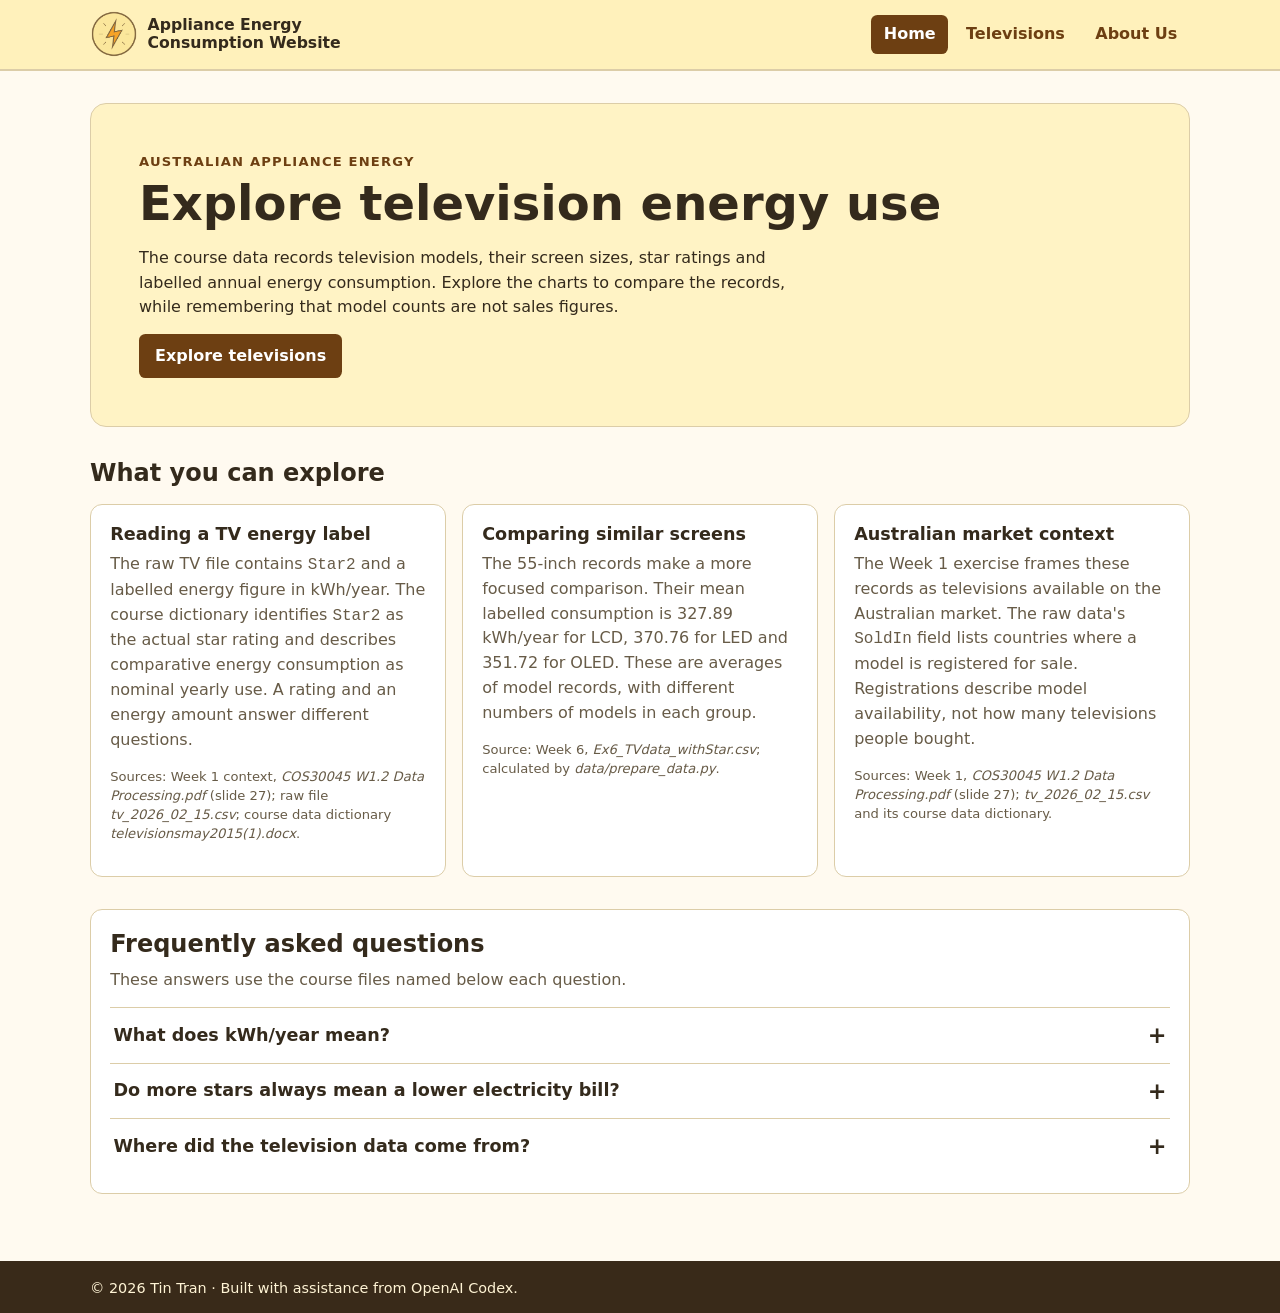
<file: index.html>
<!doctype html>
<html lang="en">
<head>
  <meta charset="utf-8">
  <meta name="viewport" content="width=device-width, initial-scale=1">
  <title>Home | Appliance Energy Consumption Website</title>
  <link rel="stylesheet" href="css/base.css">
  <script src="js/site.js" defer></script>
</head>
<body>
  <header class="site-header">
    <div class="wrap header-inner">
      <a class="logo-link" href="index.html" aria-label="Appliance Energy Consumption Website, Home">
        <img src="assets/img/PowerIcon.png" alt="" width="48" height="48">
        <span>Appliance Energy<br>Consumption Website</span>
      </a>
      <nav class="site-nav" aria-label="Main navigation">
        <a href="index.html" aria-current="page">Home</a>
        <a href="televisions.html">Televisions</a>
        <a href="about.html">About Us</a>
      </nav>
    </div>
  </header>

  <main class="wrap">
    <section class="hero">
      <p class="eyebrow">Australian appliance energy</p>
      <h1>Explore television energy use</h1>
      <p>The course data records television models, their screen sizes, star ratings and labelled annual energy consumption. Explore the charts to compare the records, while remembering that model counts are not sales figures.</p>
      <a class="button-link" href="televisions.html">Explore televisions</a>
    </section>

    <section aria-labelledby="home-topics">
      <h2 id="home-topics">What you can explore</h2>
      <div class="card-grid">
        <article class="card">
          <h3>Reading a TV energy label</h3>
          <p>The raw TV file contains <code>Star2</code> and a labelled energy figure in kWh/year. The course dictionary identifies <code>Star2</code> as the actual star rating and describes comparative energy consumption as nominal yearly use. A rating and an energy amount answer different questions.</p>
          <p class="source-note">Sources: Week 1 context, <cite>COS30045 W1.2 Data Processing.pdf</cite> (slide 27); raw file <cite>tv_2026_02_15.csv</cite>; course data dictionary <cite>televisionsmay2015(1).docx</cite>.</p>
        </article>
        <article class="card">
          <h3>Comparing similar screens</h3>
          <p>The 55-inch records make a more focused comparison. Their mean labelled consumption is 327.89 kWh/year for LCD, 370.76 for LED and 351.72 for OLED. These are averages of model records, with different numbers of models in each group.</p>
          <p class="source-note">Source: Week 6, <cite>Ex6_TVdata_withStar.csv</cite>; calculated by <cite>data/prepare_data.py</cite>.</p>
        </article>
        <article class="card">
          <h3>Australian market context</h3>
          <p>The Week 1 exercise frames these records as televisions available on the Australian market. The raw data's <code>SoldIn</code> field lists countries where a model is registered for sale. Registrations describe model availability, not how many televisions people bought.</p>
          <p class="source-note">Sources: Week 1, <cite>COS30045 W1.2 Data Processing.pdf</cite> (slide 27); <cite>tv_2026_02_15.csv</cite> and its course data dictionary.</p>
        </article>
      </div>
    </section>

    <section class="panel faq" aria-labelledby="faq-heading">
      <h2 id="faq-heading">Frequently asked questions</h2>
      <p class="note">These answers use the course files named below each question.</p>
      <div class="faq-item">
        <h3><button type="button" class="faq-toggle" aria-expanded="false" aria-controls="faq-answer-1">What does kWh/year mean?<span aria-hidden="true">+</span></button></h3>
        <div id="faq-answer-1" class="faq-answer" hidden>
          <p>It means kilowatt-hours per year: the nominal yearly energy consumption recorded for a model. For example, a television listed at 322 kWh/year has a yearly energy figure of 322 kilowatt-hours on its label, not a price of $322.</p>
          <p class="source-note">Sources: Week 1 context, <cite>COS30045 W1.2 Data Processing.pdf</cite> (slide 27); field definition, course data dictionary <cite>televisionsmay2015(1).docx</cite>; Week 6 data, <cite>Ex6_TVdata_withStar.csv</cite>.</p>
        </div>
      </div>
      <div class="faq-item">
        <h3><button type="button" class="faq-toggle" aria-expanded="false" aria-controls="faq-answer-2">Do more stars always mean a lower electricity bill?<span aria-hidden="true">+</span></button></h3>
        <div id="faq-answer-2" class="faq-answer" hidden>
          <p>No. In the Week 6 file, a 75-inch, 8-star model is labelled 258 kWh/year, while a 21-inch, 3-star model is labelled 106 kWh/year. Compare similar screen sizes and read the kWh/year figure as well as the stars. The course file does not supply a household electricity tariff, so it cannot calculate your bill.</p>
          <p class="source-note">Source: Week 6, <cite>Ex6_TVdata_withStar.csv</cite> (models LG 75UM767H0LD and ShareTV ST1922G).</p>
        </div>
      </div>
      <div class="faq-item">
        <h3><button type="button" class="faq-toggle" aria-expanded="false" aria-controls="faq-answer-3">Where did the television data come from?<span aria-hidden="true">+</span></button></h3>
        <div id="faq-answer-3" class="faq-answer" hidden>
          <p>The course supplied the raw <code>tv_2026_02_15.csv</code> for the Week 1 data-processing exercise and <code>Ex6_TVdata_withStar.csv</code> for Week 6. Most TV charts use 4,233 rows from the cleaned Week 6 file. The brand chart uses a separate export from <code>2026 TV Data.knwf</code> that totals 4,240 records, so its counts should not be combined with the cleaned file's counts.</p>
          <p class="source-note">Sources: Week 1, <cite>COS30045 W1.2 Data Processing.pdf</cite> (slide 27); Week 6, <cite>Ex6_TVdata_withStar.csv</cite>; course workflow <cite>2026 TV Data.knwf</cite>.</p>
        </div>
      </div>
    </section>
  </main>

  <footer class="site-footer"><div class="wrap">© <span data-year>2026</span> Tin Tran · Built with assistance from OpenAI Codex.</div></footer>
</body>
</html>
</file>
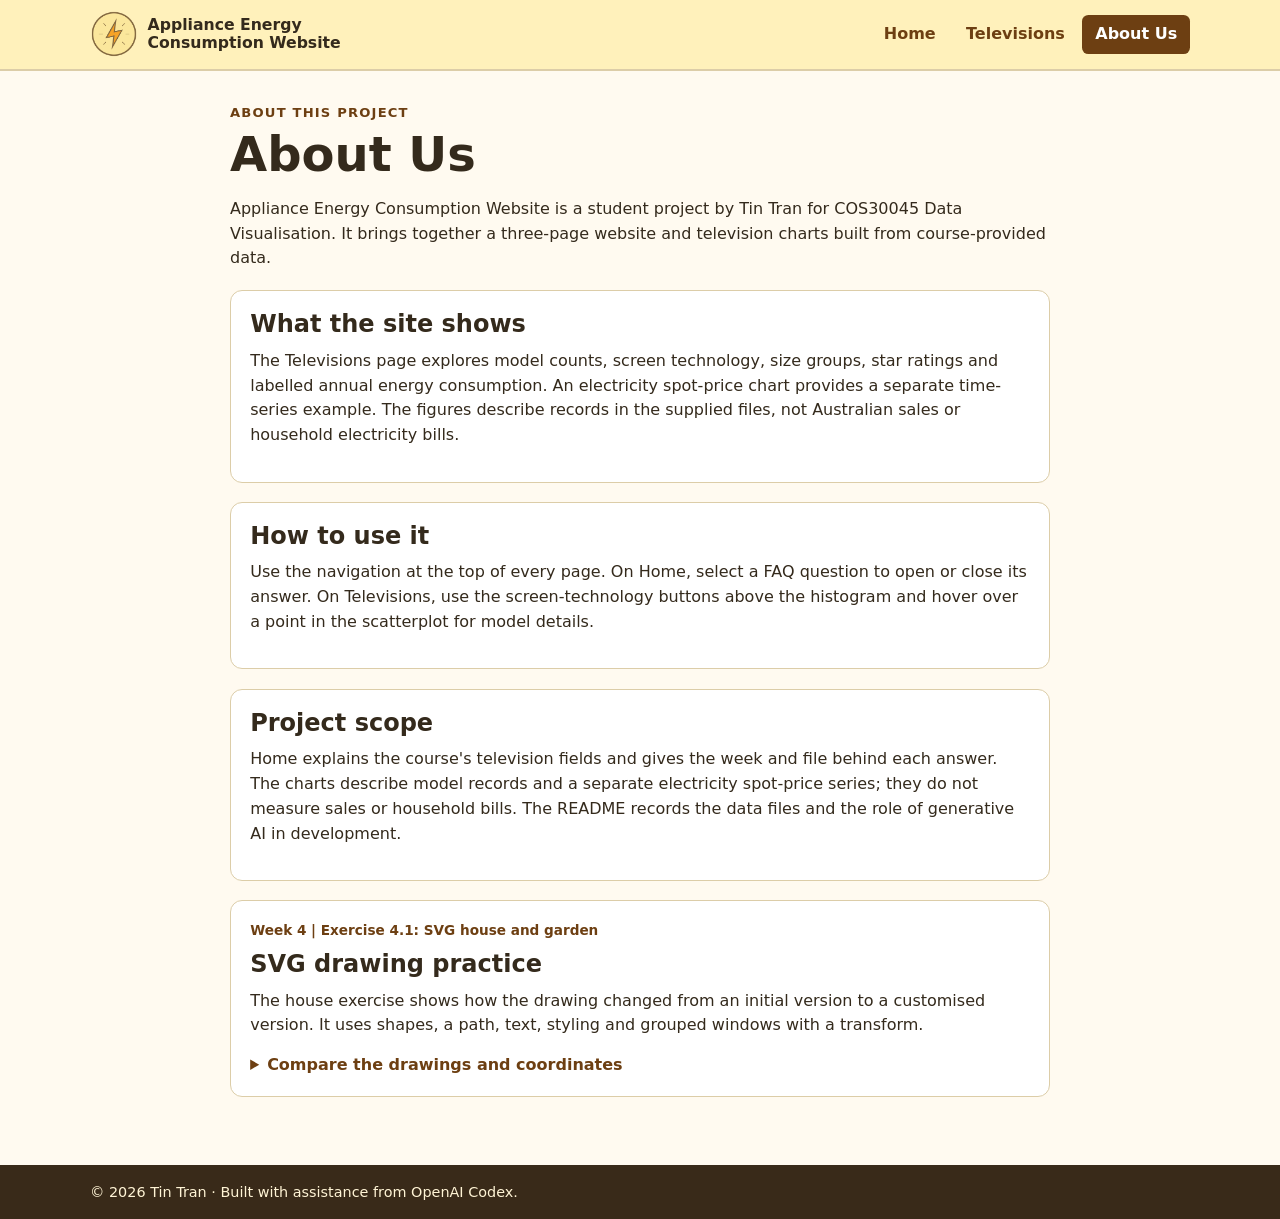
<file: about.html>
<!doctype html>
<html lang="en">
<head>
  <meta charset="utf-8">
  <meta name="viewport" content="width=device-width, initial-scale=1">
  <title>About Us | Appliance Energy Consumption Website</title>
  <link rel="stylesheet" href="css/base.css">
  <script src="js/site.js" defer></script>
</head>
<body>
  <header class="site-header">
    <div class="wrap header-inner">
      <a class="logo-link" href="index.html" aria-label="Appliance Energy Consumption Website, Home">
        <img src="assets/img/PowerIcon.png" alt="" width="48" height="48">
        <span>Appliance Energy<br>Consumption Website</span>
      </a>
      <nav class="site-nav" aria-label="Main navigation">
        <a href="index.html">Home</a>
        <a href="televisions.html">Televisions</a>
        <a href="about.html" aria-current="page">About Us</a>
      </nav>
    </div>
  </header>

  <main class="wrap narrow-content">
    <p class="eyebrow">About this project</p>
    <h1>About Us</h1>
    <p>Appliance Energy Consumption Website is a student project by Tin Tran for COS30045 Data Visualisation. It brings together a three-page website and television charts built from course-provided data.</p>
    <section class="panel"><h2>What the site shows</h2><p>The Televisions page explores model counts, screen technology, size groups, star ratings and labelled annual energy consumption. An electricity spot-price chart provides a separate time-series example. The figures describe records in the supplied files, not Australian sales or household electricity bills.</p></section>
    <section class="panel"><h2>How to use it</h2><p>Use the navigation at the top of every page. On Home, select a FAQ question to open or close its answer. On Televisions, use the screen-technology buttons above the histogram and hover over a point in the scatterplot for model details.</p></section>
    <section class="panel"><h2>Project scope</h2><p>Home explains the course's television fields and gives the week and file behind each answer. The charts describe model records and a separate electricity spot-price series; they do not measure sales or household bills. The README records the data files and the role of generative AI in development.</p></section>
    <section class="panel"><p class="exercise-label">Week 4 | Exercise 4.1: SVG house and garden</p><h2>SVG drawing practice</h2><p>The house exercise shows how the drawing changed from an initial version to a customised version. It uses shapes, a path, text, styling and grouped windows with a transform.</p>
      <details><summary>Compare the drawings and coordinates</summary>
        <figure class="svg-evidence">
          <img src="assets/svg/house-initial.svg" alt="Initial house drawing with a roof, walls, windows, door, bush and sun" loading="lazy">
          <figcaption>Initial SVG version kept for comparison. <a href="assets/img/house-initial-render.png">PNG export</a></figcaption>
        </figure>
        <figure class="svg-evidence">
          <svg class="practice-svg" viewBox="0 0 900 650" role="img" aria-label="House with a roof, chimney, windows, garden bushes and path">
          <rect width="900" height="650" fill="#e7f4fd"/>
          <rect y="490" width="900" height="160" fill="#a9d794"/>
          <circle cx="750" cy="120" r="49" fill="#ffe18b"/>
          <text class="house-title" x="36" y="54">A house in the garden</text>
          <rect x="278" y="250" width="370" height="270" rx="5" fill="#f0c99f" stroke="#604c43" stroke-width="4"/>
          <path d="M240 260 L463 95 L685 260 Z" fill="#bd554a" stroke="#604c43" stroke-width="4"/>
          <rect x="557" y="144" width="48" height="89" fill="#985047" stroke="#604c43" stroke-width="3"/>
          <rect x="422" y="380" width="82" height="140" fill="#6d5a4f" stroke="#463a35" stroke-width="3"/>
          <circle cx="491" cy="452" r="5" fill="#f5df91"/>
          <g transform="translate(315 305)" fill="#c7e8fa" stroke="#604c43" stroke-width="5">
            <rect x="0" y="0" width="76" height="76"/>
            <rect x="240" y="0" width="76" height="76"/>
          </g>
          <path d="M421 520 C390 557 380 594 355 650 L570 650 C550 596 526 550 505 520 Z" fill="#d5bfa0"/>
          <ellipse cx="150" cy="495" rx="83" ry="42" fill="#4c9665"/>
          <ellipse cx="756" cy="502" rx="80" ry="38" fill="#4c9665"/>
          </svg>
          <figcaption>Customised SVG drawing with a chimney, path, second bush and grouped windows. <a href="assets/svg/house-final.svg">SVG source</a> · <a href="assets/img/house-final-render.png">PNG export</a></figcaption>
        </figure>
        <figure class="svg-evidence">
          <img src="assets/svg/house-annotated.svg" alt="Coordinate guide labelling the roof path, wall rectangle, translated window group, sun and bush ellipse" loading="lazy">
          <figcaption>Coordinate guide: the SVG origin is at the top left; x increases rightward and y increases downward. <a href="assets/img/house-annotated-render.png">PNG export</a></figcaption>
        </figure>
        <p class="note"><a href="assets/img/house-exercise-screenshot.png">View the earlier page screenshot</a> showing the three exercise sections together.</p>
      </details>
    </section>
  </main>

  <footer class="site-footer"><div class="wrap">© <span data-year>2026</span> Tin Tran · Built with assistance from OpenAI Codex.</div></footer>
</body>
</html>
</file>
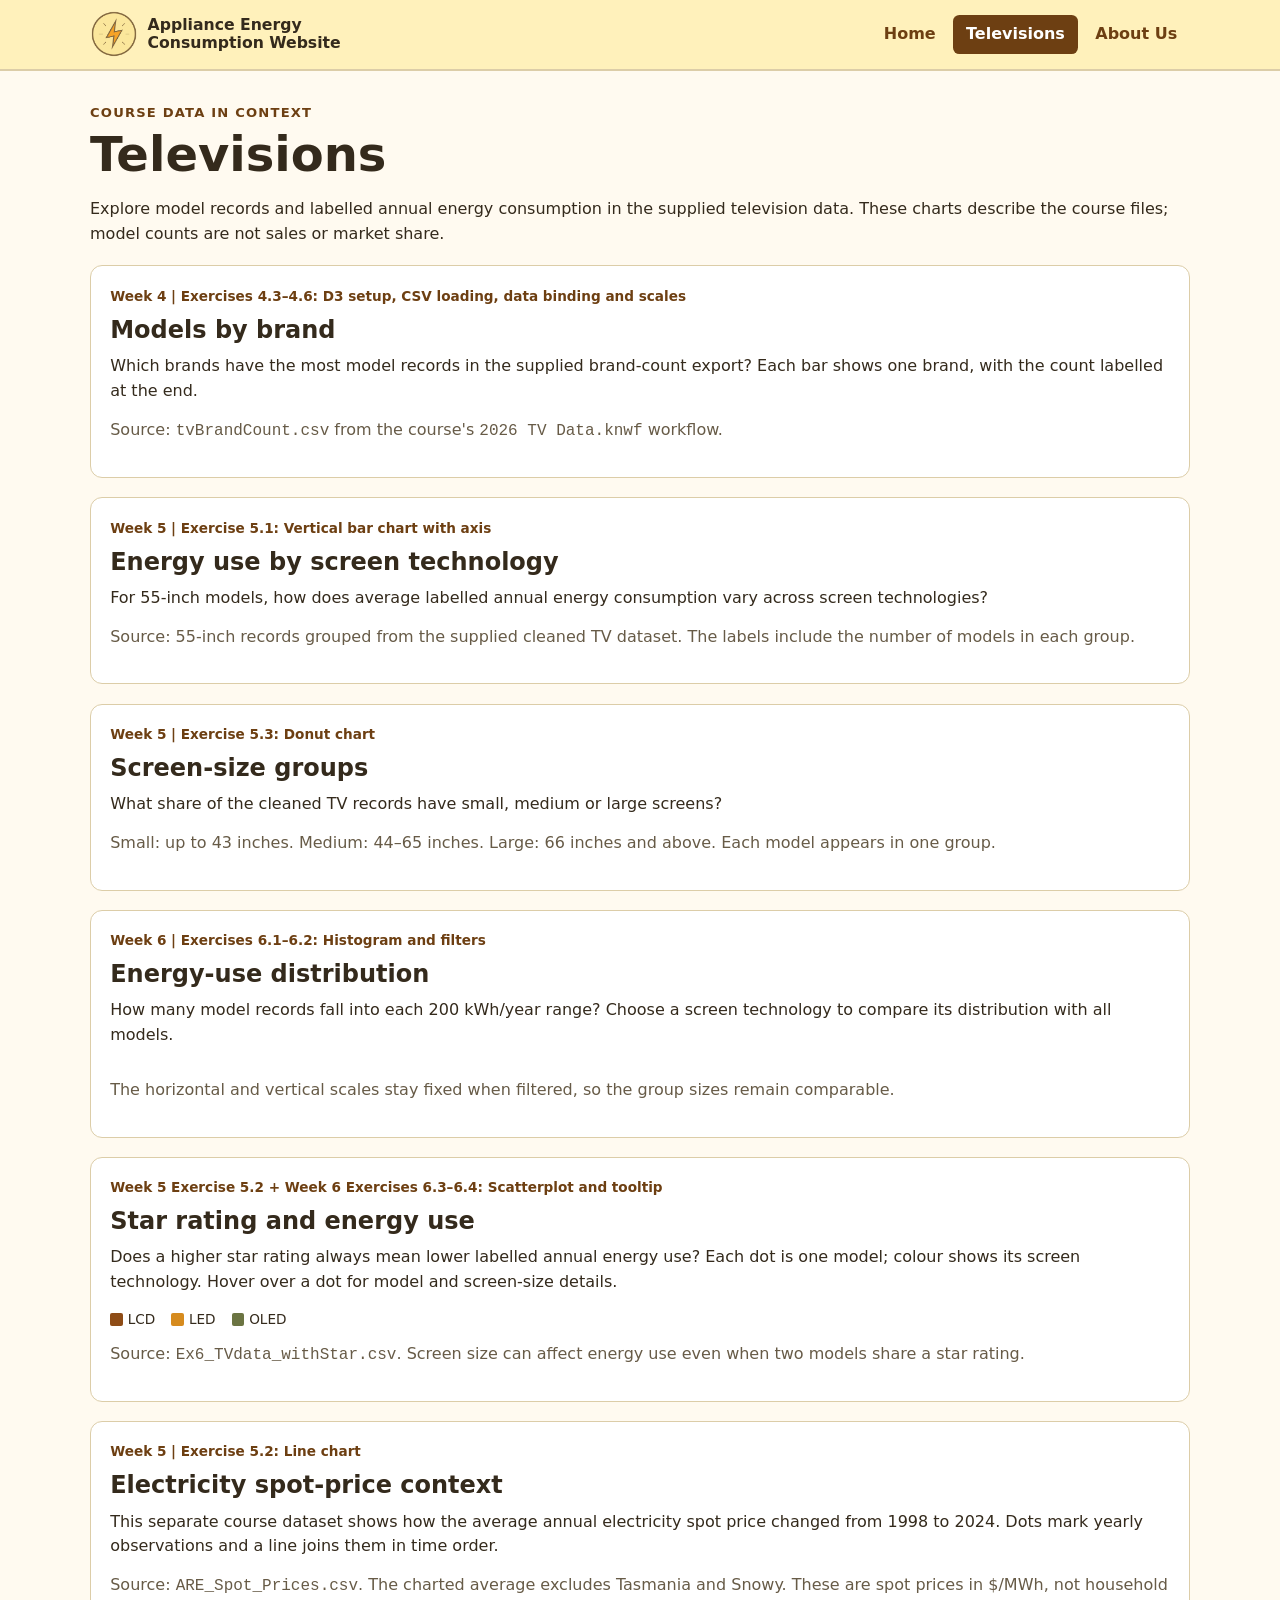
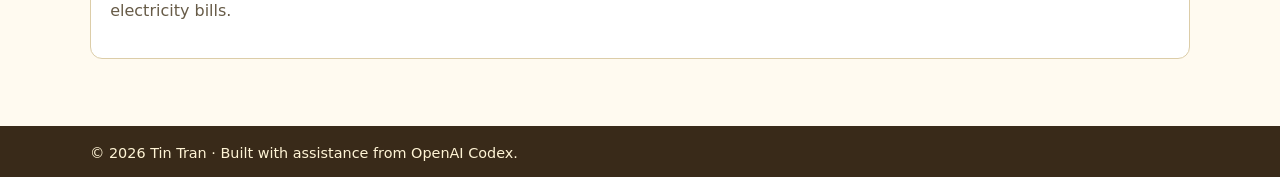
<file: televisions.html>
<!doctype html>
<html lang="en">
<head>
  <meta charset="utf-8">
  <meta name="viewport" content="width=device-width, initial-scale=1">
  <title>Televisions | Appliance Energy Consumption Website</title>
  <link rel="stylesheet" href="css/base.css">
  <link rel="stylesheet" href="css/visualisation.css">
  <script src="js/site.js" defer></script>
</head>
<body>
  <header class="site-header">
    <div class="wrap header-inner">
      <a class="logo-link" href="index.html" aria-label="Appliance Energy Consumption Website, Home">
        <img src="assets/img/PowerIcon.png" alt="" width="48" height="48">
        <span>Appliance Energy<br>Consumption Website</span>
      </a>
      <nav class="site-nav" aria-label="Main navigation">
        <a href="index.html">Home</a>
        <a href="televisions.html" aria-current="page">Televisions</a>
        <a href="about.html">About Us</a>
      </nav>
    </div>
  </header>

  <main class="wrap">
    <p class="eyebrow">Course data in context</p>
    <h1>Televisions</h1>
    <p>Explore model records and labelled annual energy consumption in the supplied television data. These charts describe the course files; model counts are not sales or market share.</p>

    <section class="panel" aria-labelledby="brand-heading">
      <p class="exercise-label">Week 4 | Exercises 4.3–4.6: D3 setup, CSV loading, data binding and scales</p>
      <h2 id="brand-heading">Models by brand</h2>
      <p>Which brands have the most model records in the supplied brand-count export? Each bar shows one brand, with the count labelled at the end.</p>
      <div id="brand-chart" class="chart responsive-svg-container" role="group" aria-label="Horizontal bar chart of TV model counts by brand"></div>
      <p class="note">Source: <code>tvBrandCount.csv</code> from the course's <code>2026 TV Data.knwf</code> workflow.</p>
    </section>

    <section class="panel" aria-labelledby="technology-heading">
      <p class="exercise-label">Week 5 | Exercise 5.1: Vertical bar chart with axis</p>
      <h2 id="technology-heading">Energy use by screen technology</h2>
      <p>For 55-inch models, how does average labelled annual energy consumption vary across screen technologies?</p>
      <div id="bar-chart" class="chart responsive-svg-container" role="group" aria-label="Mean annual energy consumption for 55-inch TVs by screen technology"></div>
      <p class="note">Source: 55-inch records grouped from the supplied cleaned TV dataset. The labels include the number of models in each group.</p>
    </section>

    <section class="panel" aria-labelledby="sizes-heading">
      <p class="exercise-label">Week 5 | Exercise 5.3: Donut chart</p>
      <h2 id="sizes-heading">Screen-size groups</h2>
      <p>What share of the cleaned TV records have small, medium or large screens?</p>
      <div id="donut-chart" class="chart responsive-svg-container" role="group" aria-label="Donut chart of TV model records by screen-size group"></div>
      <p class="note">Small: up to 43 inches. Medium: 44–65 inches. Large: 66 inches and above. Each model appears in one group.</p>
    </section>

    <section class="panel" aria-labelledby="distribution-heading">
      <p class="exercise-label">Week 6 | Exercises 6.1–6.2: Histogram and filters</p>
      <h2 id="distribution-heading">Energy-use distribution</h2>
      <p>How many model records fall into each 200 kWh/year range? Choose a screen technology to compare its distribution with all models.</p>
      <div id="filters_screen" class="filter-row" aria-label="Filter histogram by screen technology"></div>
      <p id="filter-summary" class="note" aria-live="polite"></p>
      <div id="histogram" class="chart responsive-svg-container" role="group" aria-label="Histogram of annual labelled TV energy consumption"></div>
      <p class="note">The horizontal and vertical scales stay fixed when filtered, so the group sizes remain comparable.</p>
    </section>

    <section class="panel" aria-labelledby="rating-heading">
      <p class="exercise-label">Week 5 Exercise 5.2 + Week 6 Exercises 6.3–6.4: Scatterplot and tooltip</p>
      <h2 id="rating-heading">Star rating and energy use</h2>
      <p>Does a higher star rating always mean lower labelled annual energy use? Each dot is one model; colour shows its screen technology. Hover over a dot for model and screen-size details.</p>
      <div id="scatterplot" class="chart responsive-svg-container chart-frame" role="group" aria-label="Scatterplot of star rating against annual energy consumption, coloured by screen technology"></div>
      <div class="legend" aria-label="Screen technology legend"><span><i class="swatch-lcd"></i>LCD</span><span><i class="swatch-led"></i>LED</span><span><i class="swatch-oled"></i>OLED</span></div>
      <p class="note">Source: <code>Ex6_TVdata_withStar.csv</code>. Screen size can affect energy use even when two models share a star rating.</p>
    </section>

    <section class="panel" aria-labelledby="price-heading">
      <p class="exercise-label">Week 5 | Exercise 5.2: Line chart</p>
      <h2 id="price-heading">Electricity spot-price context</h2>
      <p>This separate course dataset shows how the average annual electricity spot price changed from 1998 to 2024. Dots mark yearly observations and a line joins them in time order.</p>
      <div id="line-chart" class="chart responsive-svg-container" role="group" aria-label="Average annual electricity spot price by year from 1998 to 2024"></div>
      <p class="note">Source: <code>ARE_Spot_Prices.csv</code>. The charted average excludes Tasmania and Snowy. These are spot prices in $/MWh, not household electricity bills.</p>
    </section>
  </main>

  <footer class="site-footer"><div class="wrap">© <span data-year>2026</span> Tin Tran · Built with assistance from OpenAI Codex.</div></footer>
  <script src="https://d3js.org/d3.v7.min.js"></script>
  <script src="js/bar-chart.js"></script>
  <script src="js/vertical-bar.js"></script>
  <script src="js/donut-chart.js"></script>
  <script src="js/line-chart.js"></script>
  <script src="js/shared-constants.js"></script>
  <script src="js/histogram.js"></script>
  <script src="js/scatterplot.js"></script>
  <script src="js/interactions.js"></script>
  <script src="js/load-data.js"></script>
</body>
</html>
</file>
<file: css/base.css>
:root {
  color-scheme: light;
  --ink: #342a1c;
  --muted: #675b47;
  --brand: #9a5717;
  --brand-dark: #6d3f12;
  --line: #dccda8;
  --paper: #fff;
  --bg: #fffaf0;
  --gold: #f7df93;
}
* { box-sizing: border-box; }
html { scroll-behavior: smooth; }
body { min-height: 100vh; display: flex; flex-direction: column; margin: 0; background: var(--bg); color: var(--ink); font: 16px/1.55 system-ui, -apple-system, BlinkMacSystemFont, "Segoe UI", sans-serif; }
.wrap { width: min(1100px, calc(100% - 2rem)); margin-inline: auto; }
.site-header { background: #fff1bb; border-bottom: 2px solid var(--line); }
.header-inner { display: flex; align-items: center; justify-content: space-between; gap: 1rem 2rem; flex-wrap: wrap; padding-block: .65rem; }
.logo-link { display: inline-flex; align-items: center; gap: .6rem; color: var(--ink); font-size: .98rem; font-weight: 750; line-height: 1.15; text-decoration: none; }
.logo-link img { display: block; width: 48px; height: 48px; }
.logo-link:hover span, .logo-link:focus-visible span { text-decoration: underline; }
.site-nav { display: flex; flex-wrap: wrap; gap: .3rem; }
.site-nav a { color: var(--brand-dark); border-radius: .4rem; padding: .45rem .8rem; font-weight: 650; text-decoration: none; }
.site-nav a:hover, .site-nav a:focus-visible { background: #f6dc8c; }
.site-nav a[aria-current="page"] { background: var(--brand-dark); color: #fff; }
main { flex: 1; padding-block: 2rem 3rem; }
.narrow-content { max-width: 820px; }
h1, h2, h3 { line-height: 1.2; }
h1 { margin: .2rem 0 .8rem; font-size: clamp(2rem, 5vw, 3rem); }
h2 { margin: 0 0 .6rem; font-size: 1.5rem; }
h3 { margin: 0 0 .4rem; font-size: 1.1rem; }
p { margin: .4rem 0 .9rem; }
.eyebrow { margin: 0; color: var(--brand-dark); font-size: .82rem; font-weight: 750; letter-spacing: .09em; text-transform: uppercase; }
.exercise-label { margin: 0 0 .55rem; color: var(--brand-dark); font-size: .85rem; font-weight: 700; }
.hero { background: #fff3c5; border: 1px solid var(--line); border-radius: 1rem; padding: clamp(1.5rem, 4vw, 3rem); margin-bottom: 2rem; }
.hero p:not(.eyebrow) { max-width: 68ch; }
.button-link { display: inline-block; background: var(--brand-dark); border-radius: .4rem; color: #fff; padding: .6rem 1rem; font-weight: 700; text-decoration: none; }
.button-link:hover, .button-link:focus-visible { background: var(--brand); }
.card-grid { display: grid; grid-template-columns: repeat(auto-fit, minmax(230px, 1fr)); gap: 1rem; margin: 1rem 0 2rem; }
.card, .panel { background: var(--paper); border: 1px solid var(--line); border-radius: .75rem; padding: 1.2rem; }
.card p, .note { color: var(--muted); }
.source-note { margin-top: .6rem; color: var(--muted); font-size: .82rem; line-height: 1.45; overflow-wrap: anywhere; }
.panel { margin: 1.2rem 0; }
.faq h3 { margin: 0; }
.faq-item { border-top: 1px solid var(--line); }
.faq-toggle { display: flex; justify-content: space-between; align-items: center; gap: 1rem; width: 100%; border: 0; background: none; color: var(--ink); padding: 1rem .2rem; font: inherit; font-weight: 700; text-align: left; cursor: pointer; }
.faq-toggle:hover, .faq-toggle:focus-visible { color: var(--brand-dark); background: #fff9e6; }
.faq-toggle span { font-size: 1.4rem; line-height: 1; }
.faq-answer { padding: 0 .2rem 1rem; }
details summary { color: var(--brand-dark); cursor: pointer; font-weight: 700; }
.practice-svg { display: block; width: 100%; border-radius: .5rem; }
.house-title { fill: #23435a; font: 28px Arial, sans-serif; }
.svg-evidence { margin: 1.25rem 0; }
.svg-evidence img { display: block; width: 100%; border-radius: .5rem; }
.svg-evidence figcaption { margin-top: .35rem; color: var(--muted); font-size: .9rem; }
[hidden] { display: none !important; }
.site-footer { background: #392a19; color: #fff4d5; padding: 1rem 0; font-size: .9rem; }
.responsive-svg-container { width: 100%; max-width: 1100px; margin-inline: auto; }
img, svg { max-width: 100%; }
button { font: inherit; }
:focus-visible { outline: 3px solid #d47b18; outline-offset: 3px; }
@media (max-width: 620px) { .header-inner { align-items: flex-start; } .site-nav { width: 100%; } .site-nav a { flex: 1; text-align: center; padding-inline: .35rem; } }
</file>
<file: css/visualisation.css>
.chart svg { width: 100%; height: auto; display: block; overflow: visible; }
.axis { color: #675b47; font-size: 12px; }
.axis path, .axis line { stroke: #b8a880; }
.chart-title { font-size: 19px; font-weight: 700; fill: #342a1c; }
.axis-label { fill: #675b47; font-size: 13px; }
.value-label { fill: #342a1c; font-size: 11px; }
.filter-row { display: flex; gap: .5rem; flex-wrap: wrap; margin: .8rem 0 1rem; }
.filter-row button { border: 1px solid #a68d5b; color: #6d3f12; background: #fff; padding: .38rem .8rem; border-radius: 5px; cursor: pointer; }
.filter-row button:hover, .filter-row button:focus-visible { border-color: #9a5717; background: #fff3c5; }
.filter-row button.active { color: #fff; background: #6d3f12; border-color: #6d3f12; }
.legend { display: flex; flex-wrap: wrap; gap: .5rem 1rem; font-size: .85rem; margin: .7rem 0; }
.legend span { display: inline-flex; align-items: center; gap: .3rem; }
.legend i { width: .8rem; height: .8rem; display: inline-block; border-radius: 2px; }
.swatch-lcd, .size-group-0::before { background: #8e4c16; }
.swatch-led, .size-group-1::before { background: #d68b1e; }
.swatch-oled, .size-group-2::before { background: #6b7442; }
.legend .size-group::before { content: ""; width: .8rem; height: .8rem; display: inline-block; border-radius: 2px; }
.tooltip { position: absolute; pointer-events: none; background: #392a19; color: #fff; padding: .45rem .6rem; border-radius: 4px; font-size: .85rem; line-height: 1.35; box-shadow: 0 3px 10px #0003; opacity: 0; }
.chart-frame { position: relative; }
.chart-error { color: #9a2d21; }
@media (max-width: 720px) {
  .chart { overflow-x: auto; }
  .chart svg { min-width: 680px; }
}
</file>
